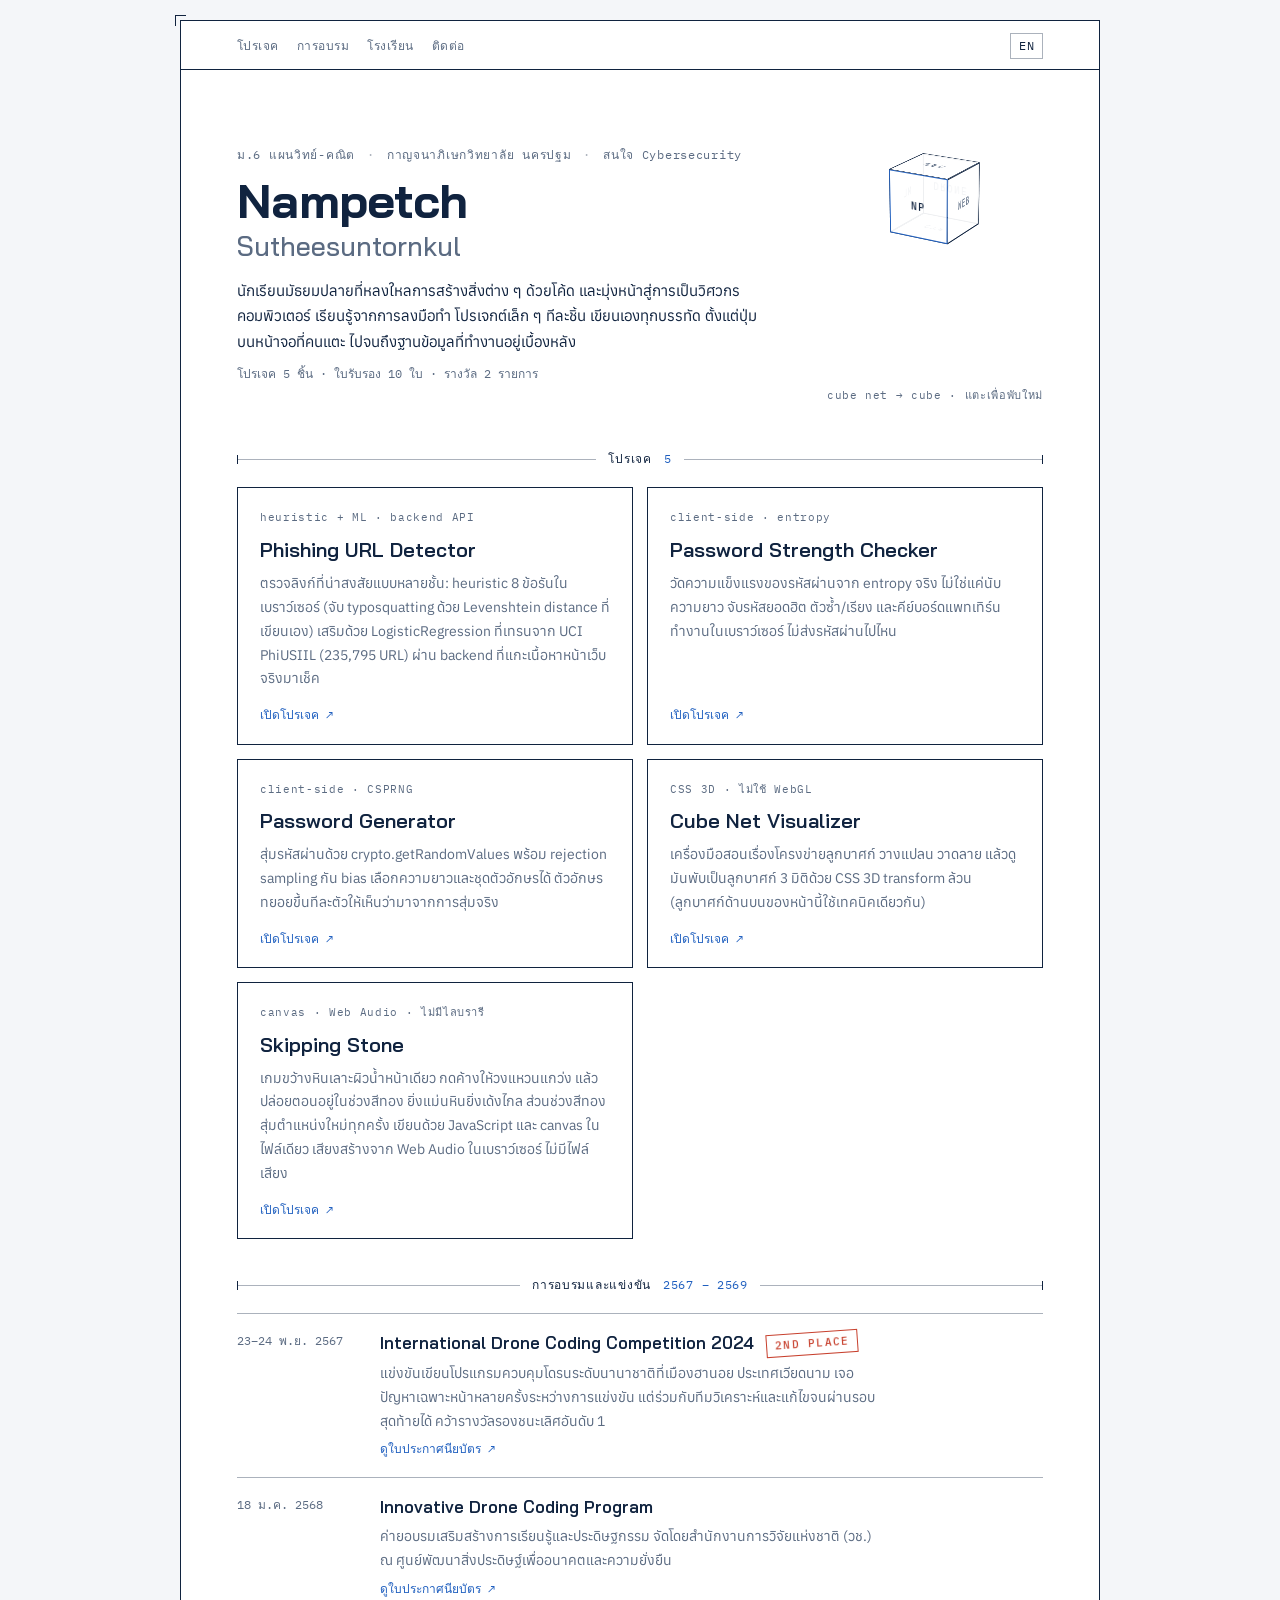
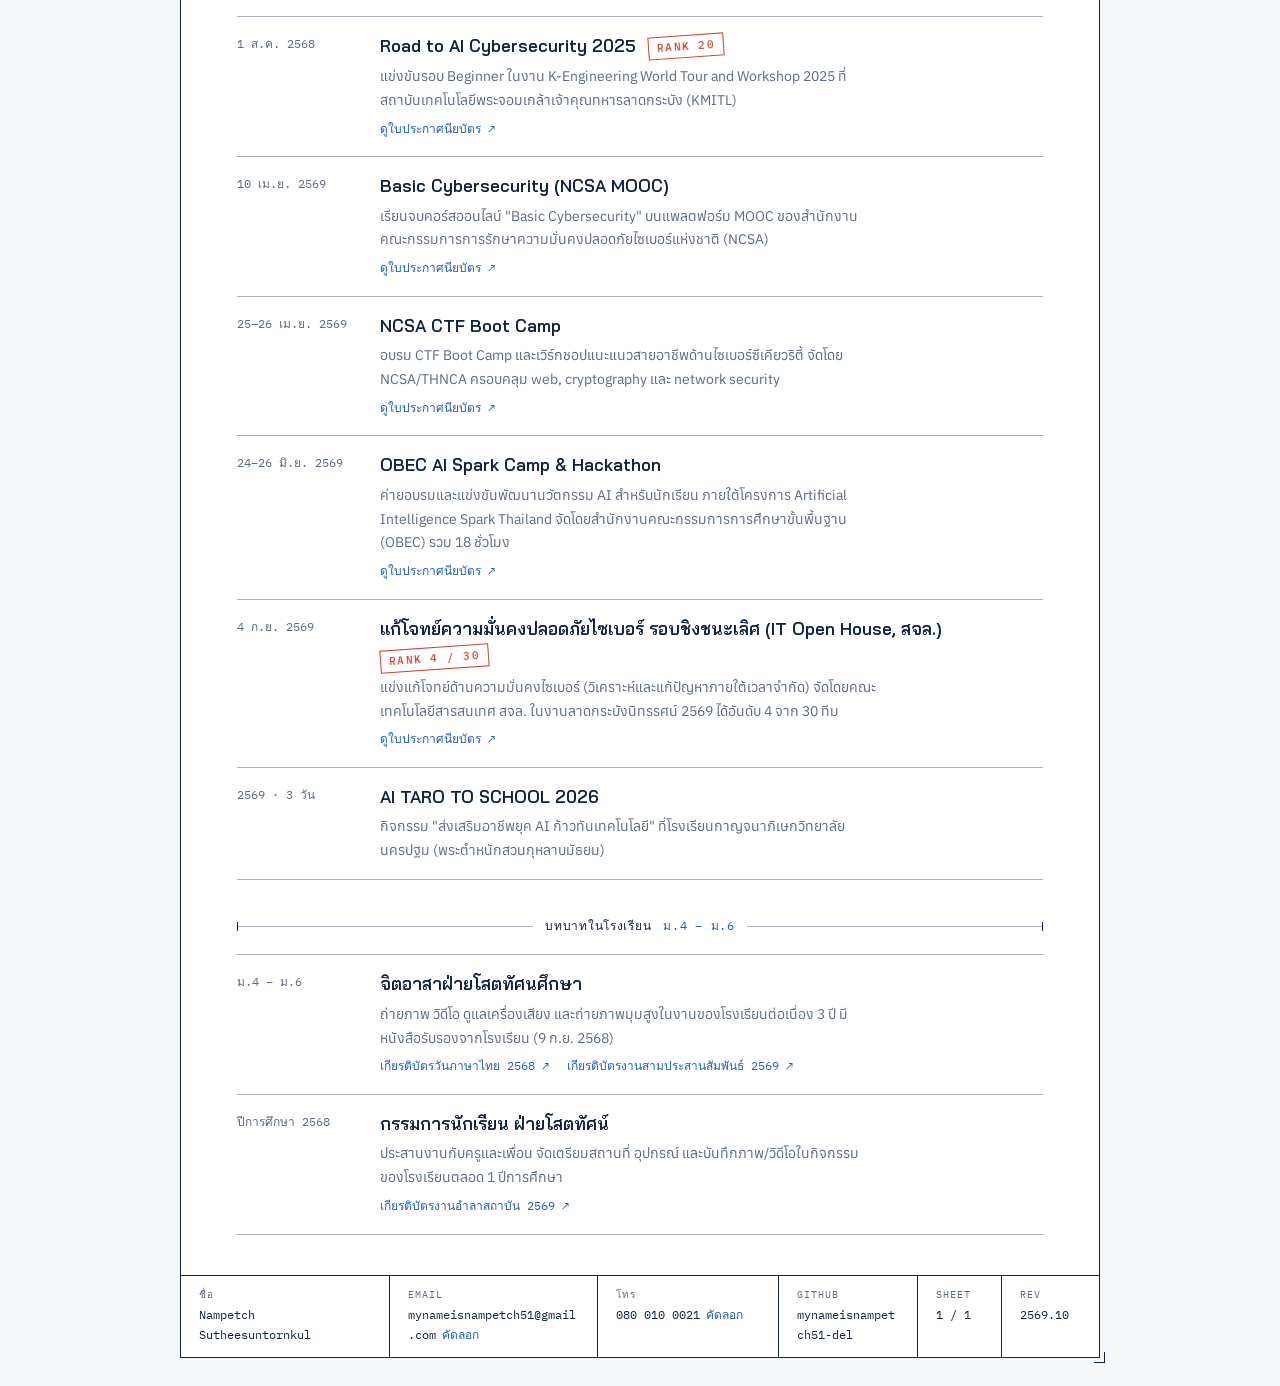
<file: index.html>
<!DOCTYPE html>
<html lang="th">
<head>
<meta charset="UTF-8">
<meta name="viewport" content="width=device-width, initial-scale=1.0">
<title>Nampetch Sutheesuntornkul</title>
<link rel="preconnect" href="https://fonts.googleapis.com">
<link rel="preconnect" href="https://fonts.gstatic.com" crossorigin>
<link href="https://fonts.googleapis.com/css2?family=Bai+Jamjuree:wght@500;600;700&family=Anuphan:wght@400;500;600&family=IBM+Plex+Mono:wght@400;500&display=swap" rel="stylesheet">
<link rel="stylesheet" href="assets/styles.css">
</head>
<body>

<div class="sheet">
  <div class="strip">
    <nav aria-label="หัวข้อ">
      <a href="#projects">โปรเจค</a>
      <a href="#training">การอบรม</a>
      <a href="#school">โรงเรียน</a>
      <a href="#contact">ติดต่อ</a>
    </nav>
    <a class="lang" href="en.html">EN</a>
  </div>

  <div class="inner">
    <header class="hero" id="about">
      <div class="hero-text">
        <p class="eyebrow"><span>ม.6 แผนวิทย์-คณิต</span><span>กาญจนาภิเษกวิทยาลัย นครปฐม</span><span>สนใจ Cybersecurity</span></p>
        <h1>Nampetch <span class="sur">Sutheesuntornkul</span></h1>
        <p class="bio">
          นักเรียนมัธยมปลายที่หลงใหลการสร้างสิ่งต่าง ๆ ด้วยโค้ด และมุ่งหน้าสู่การเป็นวิศวกรคอมพิวเตอร์
          เรียนรู้จากการลงมือทำ โปรเจกต์เล็ก ๆ ทีละชิ้น เขียนเองทุกบรรทัด
          ตั้งแต่ปุ่มบนหน้าจอที่คนแตะ ไปจนถึงฐานข้อมูลที่ทำงานอยู่เบื้องหลัง
        </p>
        <p class="bio-note">โปรเจค 5 ชิ้น · ใบรับรอง 10 ใบ · รางวัล 2 รายการ</p>
      </div>

      <div class="net-wrap">
        <button class="net-stage" id="netBtn" type="button" aria-label="เล่นแอนิเมชันพับลูกบาศก์อีกครั้ง">
          <div class="net anim" id="net">
            <div class="face up">SEC</div>
            <div class="face left">ML</div>
            <div class="face front">NP</div>
            <div class="face right">WEB</div>
            <div class="face down">CTF
              <div class="face back" style="top:100%;left:-1px">DRONE</div>
            </div>
          </div>
        </button>
        <span class="net-cap">cube net → cube · แตะเพื่อพับใหม่</span>
      </div>
    </header>

    <div class="dim" id="projects"><h2>โปรเจค</h2><span class="n">5</span></div>
    <div class="projects">
      <a class="proj" href="https://mynameisnampetch51-del.github.io/phishing-detector/" target="_blank" rel="noopener">
        <span class="proj-kind">heuristic + ML · backend API</span>
        <h3>Phishing URL Detector</h3>
        <p>ตรวจลิงก์ที่น่าสงสัยแบบหลายชั้น: heuristic 8 ข้อรันในเบราว์เซอร์ (จับ typosquatting ด้วย Levenshtein distance ที่เขียนเอง) เสริมด้วย LogisticRegression ที่เทรนจาก UCI PhiUSIIL (235,795 URL) ผ่าน backend ที่แกะเนื้อหาหน้าเว็บจริงมาเช็ค</p>
        <span class="go">เปิดโปรเจค ↗</span>
      </a>
      <a class="proj" href="https://password-checker.mynameisnampetch51.workers.dev/" target="_blank" rel="noopener">
        <span class="proj-kind">client-side · entropy</span>
        <h3>Password Strength Checker</h3>
        <p>วัดความแข็งแรงของรหัสผ่านจาก entropy จริง ไม่ใช่แค่นับความยาว จับรหัสยอดฮิต ตัวซ้ำ/เรียง และคีย์บอร์ดแพทเทิร์น ทำงานในเบราว์เซอร์ ไม่ส่งรหัสผ่านไปไหน</p>
        <span class="go">เปิดโปรเจค ↗</span>
      </a>
      <a class="proj" href="https://password-checker.mynameisnampetch51.workers.dev/generator/" target="_blank" rel="noopener">
        <span class="proj-kind">client-side · CSPRNG</span>
        <h3>Password Generator</h3>
        <p>สุ่มรหัสผ่านด้วย crypto.getRandomValues พร้อม rejection sampling กัน bias เลือกความยาวและชุดตัวอักษรได้ ตัวอักษรทยอยขึ้นทีละตัวให้เห็นว่ามาจากการสุ่มจริง</p>
        <span class="go">เปิดโปรเจค ↗</span>
      </a>
      <a class="proj" href="https://mynameisnampetch51-del.github.io/cube/" target="_blank" rel="noopener">
        <span class="proj-kind">CSS 3D · ไม่ใช้ WebGL</span>
        <h3>Cube Net Visualizer</h3>
        <p>เครื่องมือสอนเรื่องโครงข่ายลูกบาศก์ วางแปลน วาดลาย แล้วดูมันพับเป็นลูกบาศก์ 3 มิติด้วย CSS 3D transform ล้วน (ลูกบาศก์ด้านบนของหน้านี้ใช้เทคนิคเดียวกัน)</p>
        <span class="go">เปิดโปรเจค ↗</span>
      </a>
      <a class="proj" href="https://mynameisnampetch51-del.github.io/skipping-stone/" target="_blank" rel="noopener">
        <span class="proj-kind">canvas · Web Audio · ไม่มีไลบรารี</span>
        <h3>Skipping Stone</h3>
        <p>เกมขว้างหินเลาะผิวน้ำหน้าเดียว กดค้างให้วงแหวนแกว่ง แล้วปล่อยตอนอยู่ในช่วงสีทอง ยิ่งแม่นหินยิ่งเด้งไกล ส่วนช่วงสีทองสุ่มตำแหน่งใหม่ทุกครั้ง เขียนด้วย JavaScript และ canvas ในไฟล์เดียว เสียงสร้างจาก Web Audio ในเบราว์เซอร์ ไม่มีไฟล์เสียง</p>
        <span class="go">เปิดโปรเจค ↗</span>
      </a>
    </div>

    <div class="dim" id="training"><h2>การอบรมและแข่งขัน</h2><span class="n">2567 – 2569</span></div>
    <div class="tl">
      <div class="when">23–24 พ.ย. 2567</div>
      <div class="what">
        <h3>International Drone Coding Competition 2024 <span class="stamp">2ND PLACE</span></h3>
        <p>แข่งขันเขียนโปรแกรมควบคุมโดรนระดับนานาชาติที่เมืองฮานอย ประเทศเวียดนาม เจอปัญหาเฉพาะหน้าหลายครั้งระหว่างการแข่งขัน แต่ร่วมกับทีมวิเคราะห์และแก้ไขจนผ่านรอบสุดท้ายได้ คว้ารางวัลรองชนะเลิศอันดับ 1</p>
        <a class="cert" href="assets/certificates/international-drone-coding-competition-2024.jpg" target="_blank" rel="noopener">ดูใบประกาศนียบัตร ↗</a>
      </div>

      <div class="when">18 ม.ค. 2568</div>
      <div class="what">
        <h3>Innovative Drone Coding Program</h3>
        <p>ค่ายอบรมเสริมสร้างการเรียนรู้และประดิษฐกรรม จัดโดยสำนักงานการวิจัยแห่งชาติ (วช.) ณ ศูนย์พัฒนาสิ่งประดิษฐ์เพื่ออนาคตและความยั่งยืน</p>
        <a class="cert" href="assets/certificates/innovative-drone-coding-program.jpg" target="_blank" rel="noopener">ดูใบประกาศนียบัตร ↗</a>
      </div>

      <div class="when">1 ส.ค. 2568</div>
      <div class="what">
        <h3>Road to AI Cybersecurity 2025 <span class="stamp">RANK 20</span></h3>
        <p>แข่งขันรอบ Beginner ในงาน K-Engineering World Tour and Workshop 2025 ที่สถาบันเทคโนโลยีพระจอมเกล้าเจ้าคุณทหารลาดกระบัง (KMITL)</p>
        <a class="cert" href="assets/certificates/road-to-ai-cybersecurity-2025.jpg" target="_blank" rel="noopener">ดูใบประกาศนียบัตร ↗</a>
      </div>

      <div class="when">10 เม.ย. 2569</div>
      <div class="what">
        <h3>Basic Cybersecurity (NCSA MOOC)</h3>
        <p>เรียนจบคอร์สออนไลน์ "Basic Cybersecurity" บนแพลตฟอร์ม MOOC ของสำนักงานคณะกรรมการการรักษาความมั่นคงปลอดภัยไซเบอร์แห่งชาติ (NCSA)</p>
        <a class="cert" href="assets/certificates/basic-cybersecurity-ncsa.jpg" target="_blank" rel="noopener">ดูใบประกาศนียบัตร ↗</a>
      </div>

      <div class="when">25–26 เม.ย. 2569</div>
      <div class="what">
        <h3>NCSA CTF Boot Camp</h3>
        <p>อบรม CTF Boot Camp และเวิร์กชอปแนะแนวสายอาชีพด้านไซเบอร์ซีเคียวริตี้ จัดโดย NCSA/THNCA ครอบคลุม web, cryptography และ network security</p>
        <a class="cert" href="assets/certificates/ncsa-boot-camp.jpg" target="_blank" rel="noopener">ดูใบประกาศนียบัตร ↗</a>
      </div>

      <div class="when">24–26 มิ.ย. 2569</div>
      <div class="what">
        <h3>OBEC AI Spark Camp &amp; Hackathon</h3>
        <p>ค่ายอบรมและแข่งขันพัฒนานวัตกรรม AI สำหรับนักเรียน ภายใต้โครงการ Artificial Intelligence Spark Thailand จัดโดยสำนักงานคณะกรรมการการศึกษาขั้นพื้นฐาน (OBEC) รวม 18 ชั่วโมง</p>
        <a class="cert" href="assets/certificates/obec-ai-spark-camp-2026.png" target="_blank" rel="noopener">ดูใบประกาศนียบัตร ↗</a>
      </div>

      <div class="when">4 ก.ย. 2569</div>
      <div class="what">
        <h3>แก้โจทย์ความมั่นคงปลอดภัยไซเบอร์ รอบชิงชนะเลิศ (IT Open House, สจล.) <span class="stamp">RANK 4 / 30</span></h3>
        <p>แข่งแก้โจทย์ด้านความมั่นคงไซเบอร์ (วิเคราะห์และแก้ปัญหาภายใต้เวลาจำกัด) จัดโดยคณะเทคโนโลยีสารสนเทศ สจล. ในงานลาดกระบังนิทรรศน์ 2569 ได้อันดับ 4 จาก 30 ทีม</p>
        <a class="cert" href="assets/certificates/kmitl-cyber-challenge-2569.jpg" target="_blank" rel="noopener">ดูใบประกาศนียบัตร ↗</a>
      </div>

      <div class="when">2569 · 3 วัน</div>
      <div class="what">
        <h3>AI TARO TO SCHOOL 2026</h3>
        <p>กิจกรรม "ส่งเสริมอาชีพยุค AI ก้าวทันเทคโนโลยี" ที่โรงเรียนกาญจนาภิเษกวิทยาลัย นครปฐม (พระตำหนักสวนกุหลาบมัธยม)</p>
      </div>
    </div>

    <div class="dim" id="school"><h2>บทบาทในโรงเรียน</h2><span class="n">ม.4 – ม.6</span></div>
    <div class="tl">
      <div class="when">ม.4 – ม.6</div>
      <div class="what">
        <h3>จิตอาสาฝ่ายโสตทัศนศึกษา</h3>
        <p>ถ่ายภาพ วิดีโอ ดูแลเครื่องเสียง และถ่ายภาพมุมสูงในงานของโรงเรียนต่อเนื่อง 3 ปี มีหนังสือรับรองจากโรงเรียน (9 ก.ย. 2568)</p>
        <a class="cert" href="assets/certificates/av-team-thai-language-day-2568.jpg" target="_blank" rel="noopener">เกียรติบัตรวันภาษาไทย 2568 ↗</a>
        <a class="cert" href="assets/certificates/community-service-2569.jpg" target="_blank" rel="noopener">เกียรติบัตรงานสามประสานสัมพันธ์ 2569 ↗</a>
      </div>

      <div class="when">ปีการศึกษา 2568</div>
      <div class="what">
        <h3>กรรมการนักเรียน ฝ่ายโสตทัศน์</h3>
        <p>ประสานงานกับครูและเพื่อน จัดเตรียมสถานที่ อุปกรณ์ และบันทึกภาพ/วิดีโอในกิจกรรมของโรงเรียนตลอด 1 ปีการศึกษา</p>
        <a class="cert" href="assets/certificates/farewell-event-staff-2569.jpg" target="_blank" rel="noopener">เกียรติบัตรงานอำลาสถาบัน 2569 ↗</a>
      </div>
    </div>
  </div>

  <footer class="tb" id="contact">
    <div><span class="k">ชื่อ</span><span class="v">Nampetch Sutheesuntornkul</span></div>
    <div><span class="k">EMAIL</span><span class="v" id="email">mynameisnampetch51@gmail.com</span><button class="copy" type="button" data-copy="email">คัดลอก</button></div>
    <div><span class="k">โทร</span><span class="v" id="phone">080 010 0021</span><button class="copy" type="button" data-copy="phone">คัดลอก</button></div>
    <div><span class="k">GITHUB</span><a class="v" href="https://github.com/mynameisnampetch51-del" target="_blank" rel="noopener">mynameisnampetch51-del</a></div>
    <div><span class="k">SHEET</span><span class="v">1 / 1</span></div>
    <div><span class="k">REV</span><span class="v">2569.10</span></div>
  </footer>
</div>

<script>
(function () {
  var net = document.getElementById('net');
  var btn = document.getElementById('netBtn');
  var reduce = window.matchMedia('(prefers-reduced-motion: reduce)').matches;
  if (reduce) { net.classList.remove('anim'); net.classList.add('folded'); }
  btn.addEventListener('click', function () {
    if (reduce) { net.classList.toggle('folded'); return; }
    net.classList.remove('anim', 'folded');
    void net.offsetWidth; /* restart keyframes */
    net.classList.add('anim');
  });

  document.querySelectorAll('.copy').forEach(function (b) {
    b.addEventListener('click', function () {
      var el = document.getElementById(b.dataset.copy);
      var text = el.textContent.replace(/\s+/g, b.dataset.copy === 'phone' ? '' : ' ').trim();
      var done = function () { b.textContent = 'คัดลอกแล้ว'; setTimeout(function () { b.textContent = 'คัดลอก'; }, 1500); };
      var fallback = function () {
        var r = document.createRange(); r.selectNodeContents(el);
        var s = window.getSelection(); s.removeAllRanges(); s.addRange(r);
      };
      if (navigator.clipboard && navigator.clipboard.writeText) {
        navigator.clipboard.writeText(text).then(done, fallback);
      } else { fallback(); }
    });
  });
})();
</script>
</body>
</html>
</file>
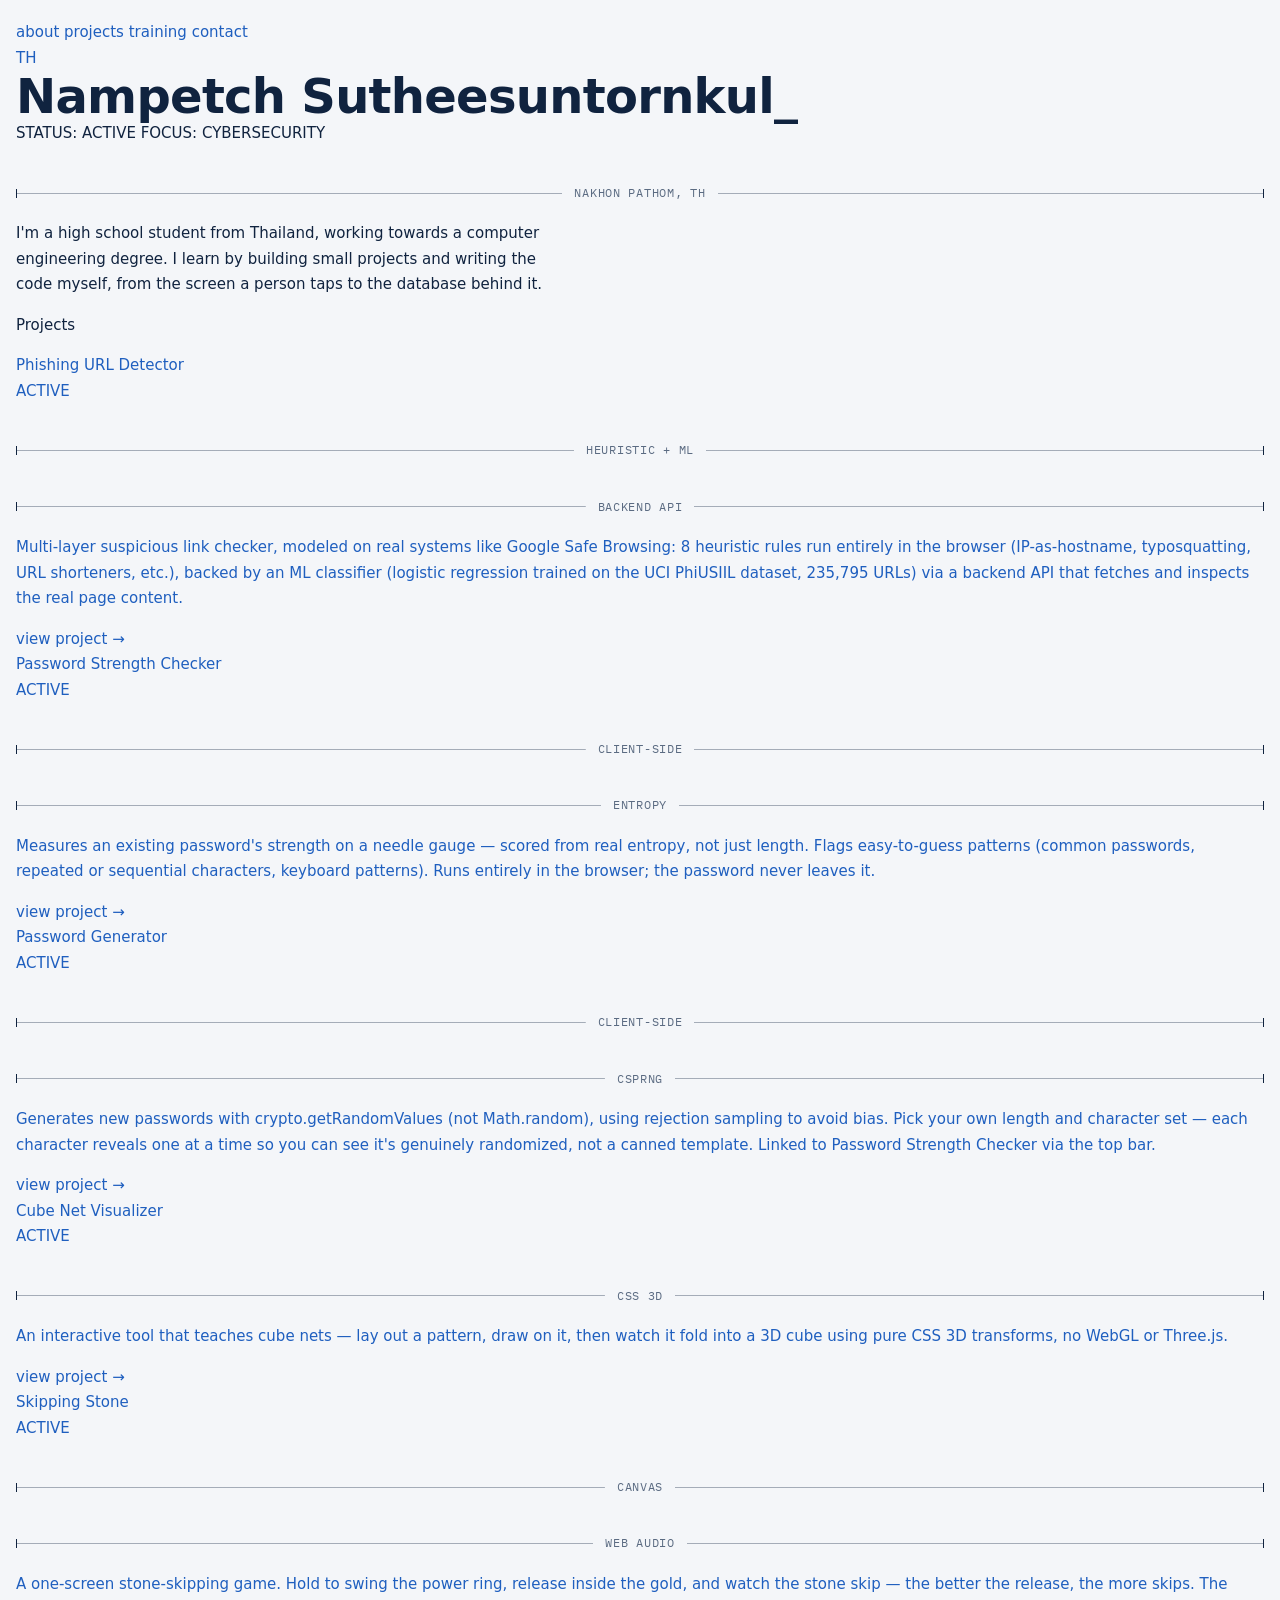
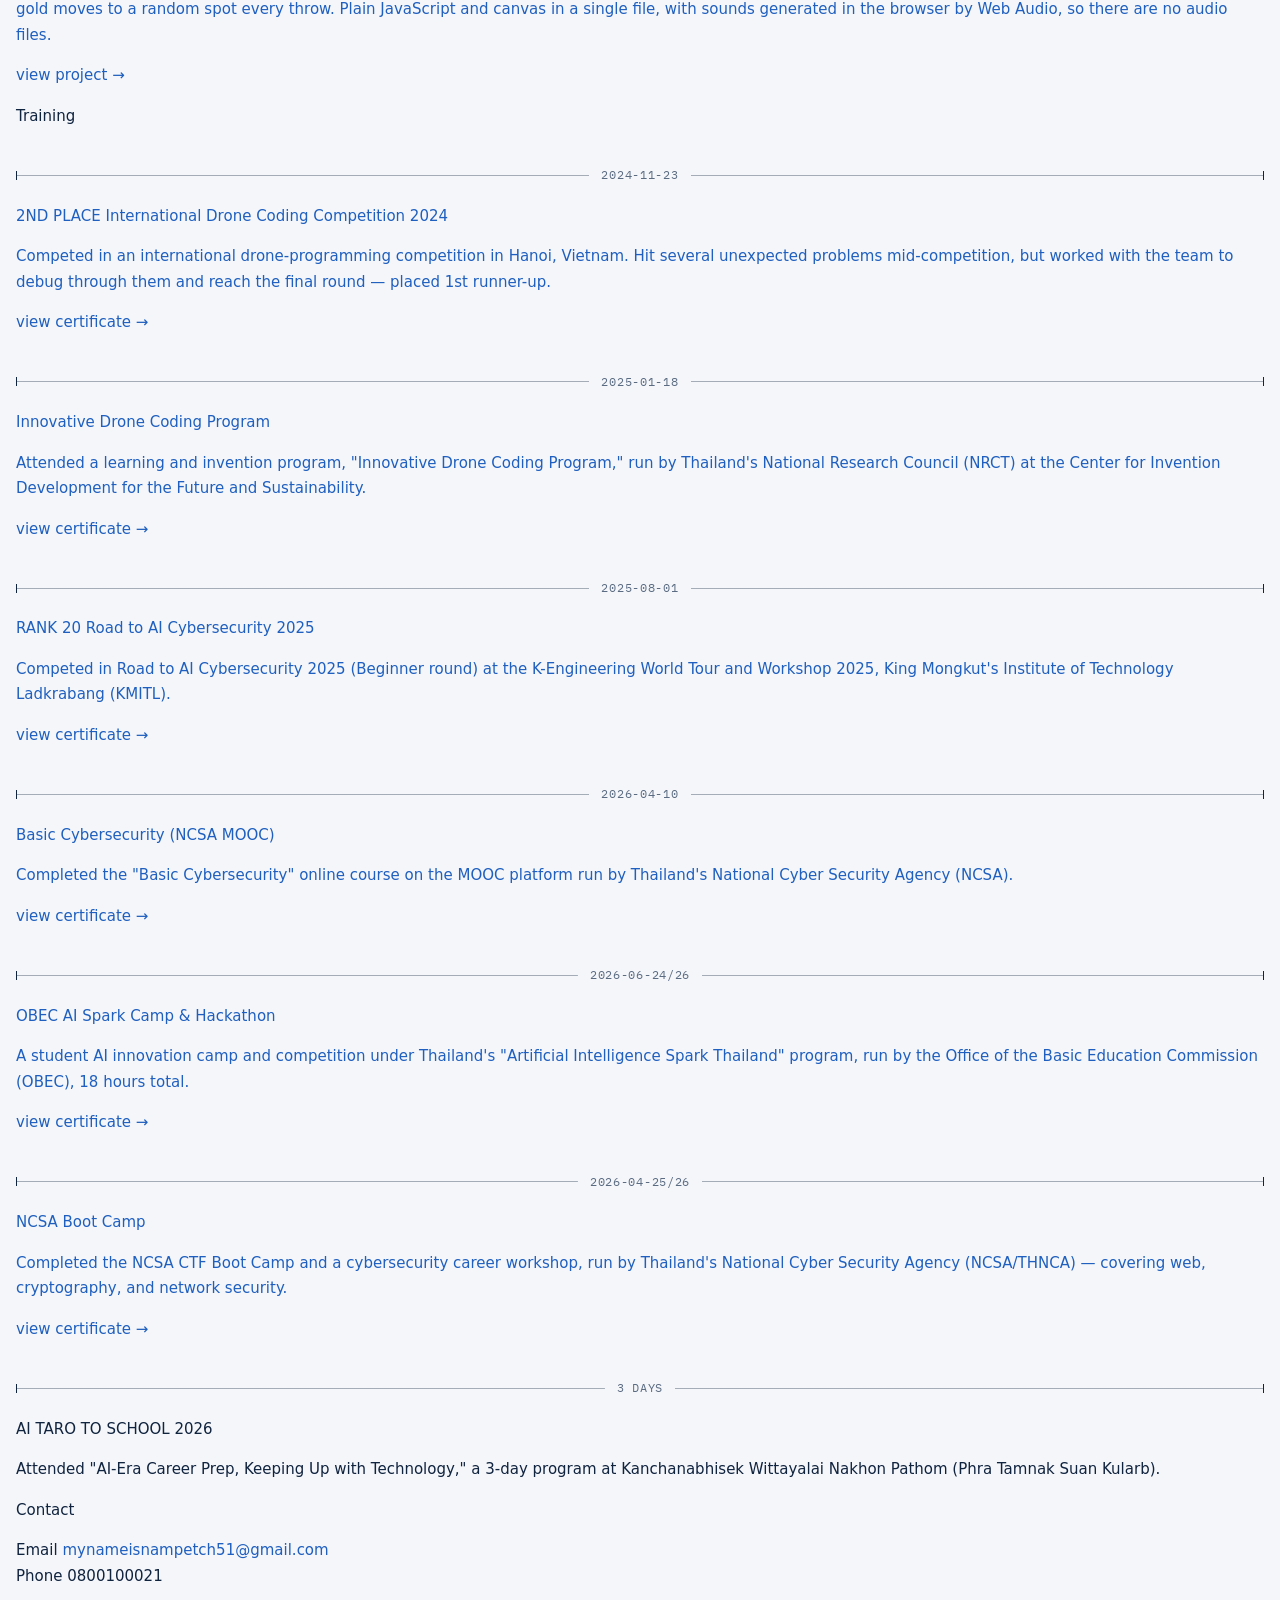
<file: en.html>
<!DOCTYPE html>
<html lang="en">
<head>
<meta charset="UTF-8">
<meta name="viewport" content="width=device-width, initial-scale=1.0">
<title>Nampetch Sutheesuntornkul</title>
<link rel="preconnect" href="https://fonts.googleapis.com">
<link rel="preconnect" href="https://fonts.gstatic.com" crossorigin>
<link href="https://fonts.googleapis.com/css2?family=IBM+Plex+Mono:wght@400;500;600;700&family=IBM+Plex+Sans+Thai:wght@400;500;600;700&display=swap" rel="stylesheet">
<link rel="stylesheet" href="assets/styles.css">
</head>
<body>
  <div class="page">
    <header id="about">
      <nav class="page-nav">
        <div class="nav-links">
          <a href="#about">about</a>
          <a href="#projects">projects</a>
          <a href="#training">training</a>
          <a href="#contact">contact</a>
        </div>
        <a class="lang-toggle" href="index.html">TH</a>
      </nav>
      <h1>Nampetch Sutheesuntornkul<span class="cursor">_</span></h1>
      <div class="tag-row">
        <span class="tag">STATUS: ACTIVE</span>
        <span class="tag">FOCUS: CYBERSECURITY</span>
        <span class="tag dim">NAKHON PATHOM, TH</span>
      </div>
      <p class="bio">
        I'm a high school student from Thailand, working towards a computer engineering degree. I learn by building
        small projects and writing the code myself, from the screen a person taps to the database behind it.
      </p>
    </header>

    <div class="section-break"></div>

    <p class="section-label">Projects</p>
    <div id="projects" class="cards">

      <a class="card" href="https://mynameisnampetch51-del.github.io/phishing-detector/" target="_blank">
        <div class="card-title">Phishing URL Detector</div>
        <div class="tag-row">
          <span class="tag">ACTIVE</span>
          <span class="tag dim">HEURISTIC + ML</span>
          <span class="tag dim">BACKEND API</span>
        </div>
        <p class="card-desc">
          Multi-layer suspicious link checker, modeled on real systems like Google Safe Browsing:
          8 heuristic rules run entirely in the browser (IP-as-hostname, typosquatting, URL
          shorteners, etc.), backed by an ML classifier (logistic regression trained on the UCI
          PhiUSIIL dataset, 235,795 URLs) via a backend API that fetches and inspects the real
          page content.
        </p>
        <span class="card-link">view project →</span>
      </a>

      <a class="card" href="https://mynameisnampetch51-del.github.io/password-checker/" target="_blank">
        <div class="card-title">Password Strength Checker</div>
        <div class="tag-row">
          <span class="tag">ACTIVE</span>
          <span class="tag dim">CLIENT-SIDE</span>
          <span class="tag dim">ENTROPY</span>
        </div>
        <p class="card-desc">
          Measures an existing password's strength on a needle gauge — scored from real entropy,
          not just length. Flags easy-to-guess patterns (common passwords, repeated or sequential
          characters, keyboard patterns). Runs entirely in the browser; the password never leaves it.
        </p>
        <span class="card-link">view project →</span>
      </a>

      <a class="card" href="https://mynameisnampetch51-del.github.io/password-checker/generator/" target="_blank">
        <div class="card-title">Password Generator</div>
        <div class="tag-row">
          <span class="tag">ACTIVE</span>
          <span class="tag dim">CLIENT-SIDE</span>
          <span class="tag dim">CSPRNG</span>
        </div>
        <p class="card-desc">
          Generates new passwords with crypto.getRandomValues (not Math.random), using rejection
          sampling to avoid bias. Pick your own length and character set — each character reveals
          one at a time so you can see it's genuinely randomized, not a canned template. Linked to
          Password Strength Checker via the top bar.
        </p>
        <span class="card-link">view project →</span>
      </a>

      <a class="card" href="https://mynameisnampetch51-del.github.io/cube/" target="_blank">
        <div class="card-title">Cube Net Visualizer</div>
        <div class="tag-row">
          <span class="tag">ACTIVE</span>
          <span class="tag dim">CSS 3D</span>
        </div>
        <p class="card-desc">
          An interactive tool that teaches cube nets — lay out a pattern, draw on it, then watch
          it fold into a 3D cube using pure CSS 3D transforms, no WebGL or Three.js.
        </p>
        <span class="card-link">view project →</span>
      </a>

      <a class="card" href="https://mynameisnampetch51-del.github.io/skipping-stone/" target="_blank">
        <div class="card-title">Skipping Stone</div>
        <div class="tag-row">
          <span class="tag">ACTIVE</span>
          <span class="tag dim">CANVAS</span>
          <span class="tag dim">WEB AUDIO</span>
        </div>
        <p class="card-desc">
          A one-screen stone-skipping game. Hold to swing the power ring, release inside the gold,
          and watch the stone skip — the better the release, the more skips. The gold moves to a
          random spot every throw. Plain JavaScript and canvas in a single file, with sounds
          generated in the browser by Web Audio, so there are no audio files.
        </p>
        <span class="card-link">view project →</span>
      </a>

    </div>

    <div class="section-break"></div>

    <p id="training" class="section-label">Training</p>
    <div class="log">

      <a class="log-row" href="assets/certificates/international-drone-coding-competition-2024.jpg" target="_blank">
        <div class="log-top">
          <span class="tag dim">2024-11-23</span>
          <span class="tag">2ND PLACE</span>
          <span class="log-title">International Drone Coding Competition 2024</span>
        </div>
        <p class="log-desc">
          Competed in an international drone-programming competition in Hanoi, Vietnam. Hit several
          unexpected problems mid-competition, but worked with the team to debug through them and
          reach the final round — placed 1st runner-up.
        </p>
        <span class="log-link">view certificate →</span>
      </a>

      <a class="log-row" href="assets/certificates/innovative-drone-coding-program.jpg" target="_blank">
        <div class="log-top">
          <span class="tag dim">2025-01-18</span>
          <span class="log-title">Innovative Drone Coding Program</span>
        </div>
        <p class="log-desc">
          Attended a learning and invention program, "Innovative Drone Coding Program," run by
          Thailand's National Research Council (NRCT) at the Center for Invention Development for
          the Future and Sustainability.
        </p>
        <span class="log-link">view certificate →</span>
      </a>

      <a class="log-row" href="assets/certificates/road-to-ai-cybersecurity-2025.jpg" target="_blank">
        <div class="log-top">
          <span class="tag dim">2025-08-01</span>
          <span class="tag">RANK 20</span>
          <span class="log-title">Road to AI Cybersecurity 2025</span>
        </div>
        <p class="log-desc">
          Competed in Road to AI Cybersecurity 2025 (Beginner round) at the K-Engineering World Tour
          and Workshop 2025, King Mongkut's Institute of Technology Ladkrabang (KMITL).
        </p>
        <span class="log-link">view certificate →</span>
      </a>

      <a class="log-row" href="assets/certificates/basic-cybersecurity-ncsa.jpg" target="_blank">
        <div class="log-top">
          <span class="tag dim">2026-04-10</span>
          <span class="log-title">Basic Cybersecurity (NCSA MOOC)</span>
        </div>
        <p class="log-desc">
          Completed the "Basic Cybersecurity" online course on the MOOC platform run by Thailand's
          National Cyber Security Agency (NCSA).
        </p>
        <span class="log-link">view certificate →</span>
      </a>

      <a class="log-row" href="assets/certificates/obec-ai-spark-camp-2026.png" target="_blank">
        <div class="log-top">
          <span class="tag dim">2026-06-24/26</span>
          <span class="log-title">OBEC AI Spark Camp &amp; Hackathon</span>
        </div>
        <p class="log-desc">
          A student AI innovation camp and competition under Thailand's "Artificial Intelligence
          Spark Thailand" program, run by the Office of the Basic Education Commission (OBEC),
          18 hours total.
        </p>
        <span class="log-link">view certificate →</span>
      </a>

      <a class="log-row" href="assets/certificates/ncsa-boot-camp.jpg" target="_blank">
        <div class="log-top">
          <span class="tag dim">2026-04-25/26</span>
          <span class="log-title">NCSA Boot Camp</span>
        </div>
        <p class="log-desc">
          Completed the NCSA CTF Boot Camp and a cybersecurity career workshop, run by Thailand's
          National Cyber Security Agency (NCSA/THNCA) — covering web, cryptography, and
          network security.
        </p>
        <span class="log-link">view certificate →</span>
      </a>

      <div class="log-row">
        <div class="log-top">
          <span class="tag dim">3 DAYS</span>
          <span class="log-title">AI TARO TO SCHOOL 2026</span>
        </div>
        <p class="log-desc">
          Attended "AI-Era Career Prep, Keeping Up with Technology," a 3-day program at
          Kanchanabhisek Wittayalai Nakhon Pathom (Phra Tamnak Suan Kularb).
        </p>
      </div>

    </div>

    <div class="section-break"></div>

    <p id="contact" class="section-label">Contact</p>
    <div>
      <div class="field-row">
        <span class="field-label">Email</span>
        <a class="field-value" href="mailto:mynameisnampetch51@gmail.com">mynameisnampetch51@gmail.com</a>
      </div>
      <div class="field-row">
        <span class="field-label">Phone</span>
        <span class="field-value">0800100021</span>
      </div>
    </div>
  </div>
</body>
</html>
</file>
<file: assets/styles.css>
/* Layout: one engineering drawing sheet. Grid paper, 1px frame, dimension-line section rules, title block as footer.
   Signature: hero cube net (from the Cube Net Visualizer project) folds into a cube once on load. */
:root {
  --paper: #F4F6F9;
  --paper-2: #FFFFFF;
  --grid-minor: rgba(16, 35, 63, 0.07);
  --grid-major: rgba(16, 35, 63, 0.14);
  --ink: #10233F;
  --ink-dim: #5B6B82;
  --rule: rgba(16, 35, 63, 0.35);
  --blue: #1F5FBF;
  --blue-soft: rgba(31, 95, 191, 0.10);
  --seal: #C7402D;
  --face: rgba(255, 255, 255, 0.92);
  --display: "Bai Jamjuree", "Anuphan", system-ui, sans-serif;
  --body: "Anuphan", "Bai Jamjuree", system-ui, sans-serif;
  --mono: "IBM Plex Mono", ui-monospace, SFMono-Regular, Menlo, monospace;
}
@media (prefers-color-scheme: dark) {
  :root:not([data-theme="light"]) {
    --paper: #0E1626; --paper-2: #131D30;
    --grid-minor: rgba(230, 236, 245, 0.06); --grid-major: rgba(230, 236, 245, 0.12);
    --ink: #E6ECF5; --ink-dim: #93A2B8; --rule: rgba(230, 236, 245, 0.35);
    --blue: #6FA1F2; --blue-soft: rgba(111, 161, 242, 0.14); --seal: #E8604B;
    --face: rgba(19, 29, 48, 0.92);
    color-scheme: dark;
  }
}
:root[data-theme="dark"] {
  --paper: #0E1626; --paper-2: #131D30;
  --grid-minor: rgba(230, 236, 245, 0.06); --grid-major: rgba(230, 236, 245, 0.12);
  --ink: #E6ECF5; --ink-dim: #93A2B8; --rule: rgba(230, 236, 245, 0.35);
  --blue: #6FA1F2; --blue-soft: rgba(111, 161, 242, 0.14); --seal: #E8604B;
  --face: rgba(19, 29, 48, 0.92);
  color-scheme: dark;
}

* { box-sizing: border-box; }
html { scroll-behavior: smooth; }
body {
  margin: 0;
  background-color: var(--paper);
  color: var(--ink);
  font-family: var(--body);
  font-size: 15px;
  line-height: 1.7;
  padding-block: 20px 28px;
  padding-left: max(16px, env(safe-area-inset-left, 0px));
  padding-right: max(16px, env(safe-area-inset-right, 0px));
  -webkit-font-smoothing: antialiased;
}
::selection { background: var(--blue-soft); }

a { color: var(--blue); text-decoration: none; }
a:hover { text-decoration: underline; text-underline-offset: 3px; }
a:focus-visible, button:focus-visible { outline: 2px solid var(--blue); outline-offset: 3px; }

.sheet {
  max-width: 920px;
  margin: 0 auto;
  border: 1px solid var(--ink);
  background: var(--paper-2);
  padding: 0;
  position: relative;
}
.sheet::before, .sheet::after {
  /* corner registration marks, like a real drawing sheet */
  content: ""; position: absolute; width: 10px; height: 10px;
  border: 1px solid var(--ink);
}
.sheet::before { top: -6px; left: -6px; border-right: 0; border-bottom: 0; }
.sheet::after  { bottom: -6px; right: -6px; border-left: 0; border-top: 0; }

.inner { padding: 26px clamp(22px, 5vw, 56px) 0; }

/* ---------- top strip ---------- */
.strip {
  display: flex; flex-wrap: wrap; justify-content: space-between; align-items: center; gap: 8px 16px;
  font-family: var(--mono); font-size: 12px; letter-spacing: 0.04em; color: var(--ink-dim);
  border-bottom: 1px solid var(--ink);
  padding: 0 clamp(22px, 5vw, 56px) 10px;
  padding-top: 12px;
}
.strip nav { display: flex; flex-wrap: wrap; gap: 4px 18px; }
.strip nav a { color: var(--ink-dim); }
.strip nav a:hover { color: var(--blue); }
.strip .lang { border: 1px solid var(--rule); padding: 2px 8px; color: var(--ink); }

/* ---------- hero ---------- */
.hero {
  display: grid; grid-template-columns: 1fr auto; gap: 20px 32px; align-items: center;
  padding-block: 28px 8px;
}
.hero-text { min-width: 0; }
.eyebrow {
  font-family: var(--mono); font-size: 12px; letter-spacing: 0.06em; color: var(--ink-dim);
  margin: 0 0 10px; display: flex; flex-wrap: wrap; gap: 4px 12px;
}
.eyebrow span + span::before { content: "·"; margin-right: 12px; color: var(--rule); }
h1 {
  font-family: var(--display); font-weight: 700; font-size: clamp(30px, 6vw, 48px);
  line-height: 1.05; letter-spacing: -0.015em; margin: 0; text-wrap: balance; overflow-wrap: anywhere;
}
h1 .sur { display: block; font-weight: 500; font-size: 0.56em; color: var(--ink-dim); letter-spacing: 0; margin-top: 6px; }
.bio { margin: 18px 0 0; max-width: 58ch; color: var(--ink); }
.bio strong { font-weight: 600; color: var(--blue); }
.bio-note { margin: 10px 0 0; font-family: var(--mono); font-size: 12px; color: var(--ink-dim); }

/* cube net ------------------------------------------------ */
.net-wrap { display: grid; justify-items: center; gap: 6px; }
.net-stage {
  --s: 64px;
  width: calc(var(--s) * 3); height: calc(var(--s) * 4);
  perspective: 900px; cursor: pointer; background: none; border: 0; padding: 0;
  display: grid; place-items: center;
}
.net {
  position: relative; width: calc(var(--s) * 3); height: calc(var(--s) * 4);
  transform-style: preserve-3d;
  transform: rotateX(-22deg) rotateY(-30deg) translateY(calc(var(--s) * 0.25));
  transition: transform 0.8s ease;
}
.face {
  position: absolute; width: var(--s); height: var(--s);
  border: 1px solid var(--ink); background: var(--face);
  font-family: var(--mono); font-size: 11px; letter-spacing: 0.08em; color: var(--ink-dim);
  display: grid; place-items: center; backface-visibility: visible;
  transform-style: preserve-3d;
}
.face.front { left: var(--s); top: var(--s); color: var(--ink); font-weight: 500; border-color: var(--blue); }
.face.up    { left: var(--s); top: 0; transform-origin: 50% 100%; }
.face.down  { left: var(--s); top: calc(var(--s) * 2); transform-origin: 50% 0; }
.face.left  { left: 0; top: var(--s); transform-origin: 100% 50%; }
.face.right { left: calc(var(--s) * 2); top: var(--s); transform-origin: 0 50%; }
.face.back  { left: 0; top: var(--s); transform-origin: 50% 0; } /* child of .down */

.net.folded .face.up    { transform: rotateX(90deg); }
.net.folded .face.down  { transform: rotateX(-90deg); }
.net.folded .face.left  { transform: rotateY(-90deg); }
.net.folded .face.right { transform: rotateY(90deg); }
.net.folded .face.back  { transform: rotateX(-90deg); }
.net.folded { transform: rotateX(-22deg) rotateY(-30deg) translateY(calc(var(--s) * -0.4)) translateZ(calc(var(--s) * 0.5)); }

.net.anim .face.up    { animation: fold-up 1.4s cubic-bezier(.6,0,.2,1) 0.5s forwards; }
.net.anim .face.down  { animation: fold-down 1.4s cubic-bezier(.6,0,.2,1) 0.5s forwards; }
.net.anim .face.left  { animation: fold-left 1.4s cubic-bezier(.6,0,.2,1) 0.7s forwards; }
.net.anim .face.right { animation: fold-right 1.4s cubic-bezier(.6,0,.2,1) 0.7s forwards; }
.net.anim .face.back  { animation: fold-down 1.4s cubic-bezier(.6,0,.2,1) 1.0s forwards; }
.net.anim { animation: lift 1.6s ease 0.9s forwards; }
@keyframes fold-up    { to { transform: rotateX(90deg); } }
@keyframes fold-down  { to { transform: rotateX(-90deg); } }
@keyframes fold-left  { to { transform: rotateY(-90deg); } }
@keyframes fold-right { to { transform: rotateY(90deg); } }
@keyframes lift { to { transform: rotateX(-22deg) rotateY(-30deg) translateY(calc(var(--s) * -0.4)) translateZ(calc(var(--s) * 0.5)); } }

.net-cap { font-family: var(--mono); font-size: 11px; letter-spacing: 0.06em; color: var(--ink-dim); text-align: center; }

@media (prefers-reduced-motion: reduce) {
  .net.anim .face, .net.anim { animation: none !important; }
  .net { transition: none; }
}

/* ---------- dimension-line section rule ---------- */
.dim {
  display: flex; align-items: center; gap: 12px;
  margin: 36px 0 18px;
  font-family: var(--mono); font-size: 12px; letter-spacing: 0.06em; color: var(--ink-dim); white-space: nowrap;
}
.dim::before, .dim::after {
  content: ""; flex: 1; height: 1px; background: var(--rule);
  position: relative;
}
.dim::before { border-left: 1px solid var(--ink); height: 9px; background: linear-gradient(var(--rule), var(--rule)) center / 100% 1px no-repeat; }
.dim::after  { border-right: 1px solid var(--ink); height: 9px; background: linear-gradient(var(--rule), var(--rule)) center / 100% 1px no-repeat; }
.dim h2 { font: inherit; margin: 0; color: var(--ink); font-weight: 500; }
.dim .n { color: var(--blue); }

/* ---------- projects ---------- */
.projects { display: grid; grid-template-columns: repeat(2, minmax(0, 1fr)); gap: 14px; }
.proj {
  display: flex; flex-direction: column; gap: 8px; min-width: 0;
  padding: 20px 22px 18px; border: 1px solid var(--ink); background: var(--paper-2);
  color: inherit; text-decoration: none; position: relative;
  transition: transform 0.15s ease, box-shadow 0.15s ease;
}
.proj:hover, .proj:focus-visible { text-decoration: none; transform: translate(-2px, -2px); box-shadow: 4px 4px 0 var(--blue); }
.proj-kind { font-family: var(--mono); font-size: 11px; letter-spacing: 0.06em; color: var(--ink-dim); }
.proj h3 { font-family: var(--display); font-weight: 600; font-size: 20px; line-height: 1.45; margin: 0; color: var(--ink); text-wrap: balance; }
.proj p { margin: 0; font-size: 14px; color: var(--ink-dim); }
.proj .go { margin-top: auto; padding-top: 6px; font-family: var(--mono); font-size: 12px; color: var(--blue); }
.proj:hover .go { text-decoration: underline; text-underline-offset: 3px; }

/* ---------- timeline ---------- */
.tl { display: grid; grid-template-columns: 9.5em minmax(0, 1fr); border-top: 1px solid var(--rule); }
.tl > * { padding: 16px 0; border-bottom: 1px solid var(--rule); min-width: 0; }
.tl .when { font-family: var(--mono); font-size: 12px; color: var(--ink-dim); padding-right: 12px; line-height: 1.9; font-variant-numeric: tabular-nums; }
.tl .what h3 { font-family: var(--display); font-weight: 600; font-size: 17px; line-height: 1.5; margin: 0; display: flex; flex-wrap: wrap; align-items: center; gap: 6px 12px; }
.tl .what p { margin: 6px 0 0; font-size: 14px; color: var(--ink-dim); max-width: 62ch; }
.tl .what .cert { font-family: var(--mono); font-size: 12px; display: inline-block; margin-top: 6px; }
.stamp {
  font-family: var(--mono); font-size: 10.5px; letter-spacing: 0.12em; font-weight: 500;
  color: var(--seal); border: 1.5px solid var(--seal); padding: 3px 8px; line-height: 1.4;
  transform: rotate(-4deg); display: inline-block; white-space: nowrap;
}

/* ---------- title block ---------- */
.tb {
  margin-top: 40px; border-top: 1px solid var(--ink);
  display: grid; grid-template-columns: 1.5fr 1.5fr 1.3fr 1fr 0.6fr 0.7fr;
  font-family: var(--mono); font-size: 12px;
}
.tb > div { padding: 10px clamp(12px, 2vw, 18px) 12px; border-right: 1px solid var(--ink); min-width: 0; overflow-wrap: anywhere; }
.tb > div:last-child { border-right: 0; }
.tb .k { display: block; font-size: 10px; letter-spacing: 0.1em; color: var(--ink-dim); margin-bottom: 2px; }
.tb .v { color: var(--ink); }
.tb .copy { font: inherit; color: var(--blue); background: none; border: 0; padding: 0; cursor: pointer; margin-left: 6px; }
.tb .copy:hover { text-decoration: underline; }

/* ---------- responsive ---------- */
@media (max-width: 680px) {
  .hero { grid-template-columns: 1fr; }
  .net-wrap { justify-self: start; }
  .projects { grid-template-columns: 1fr; }
  .tl { grid-template-columns: 1fr; }
  .tl .when { padding-bottom: 0; border-bottom: 0; }
  .tl .what { padding-top: 4px; }
  .tb { grid-template-columns: 1fr 1fr; }
  .tb > div:nth-child(2n) { border-right: 0; }
  .tb > div { border-bottom: 1px solid var(--rule); }
}
.tl .what .cert + .cert { margin-left: 14px; }
</file>
